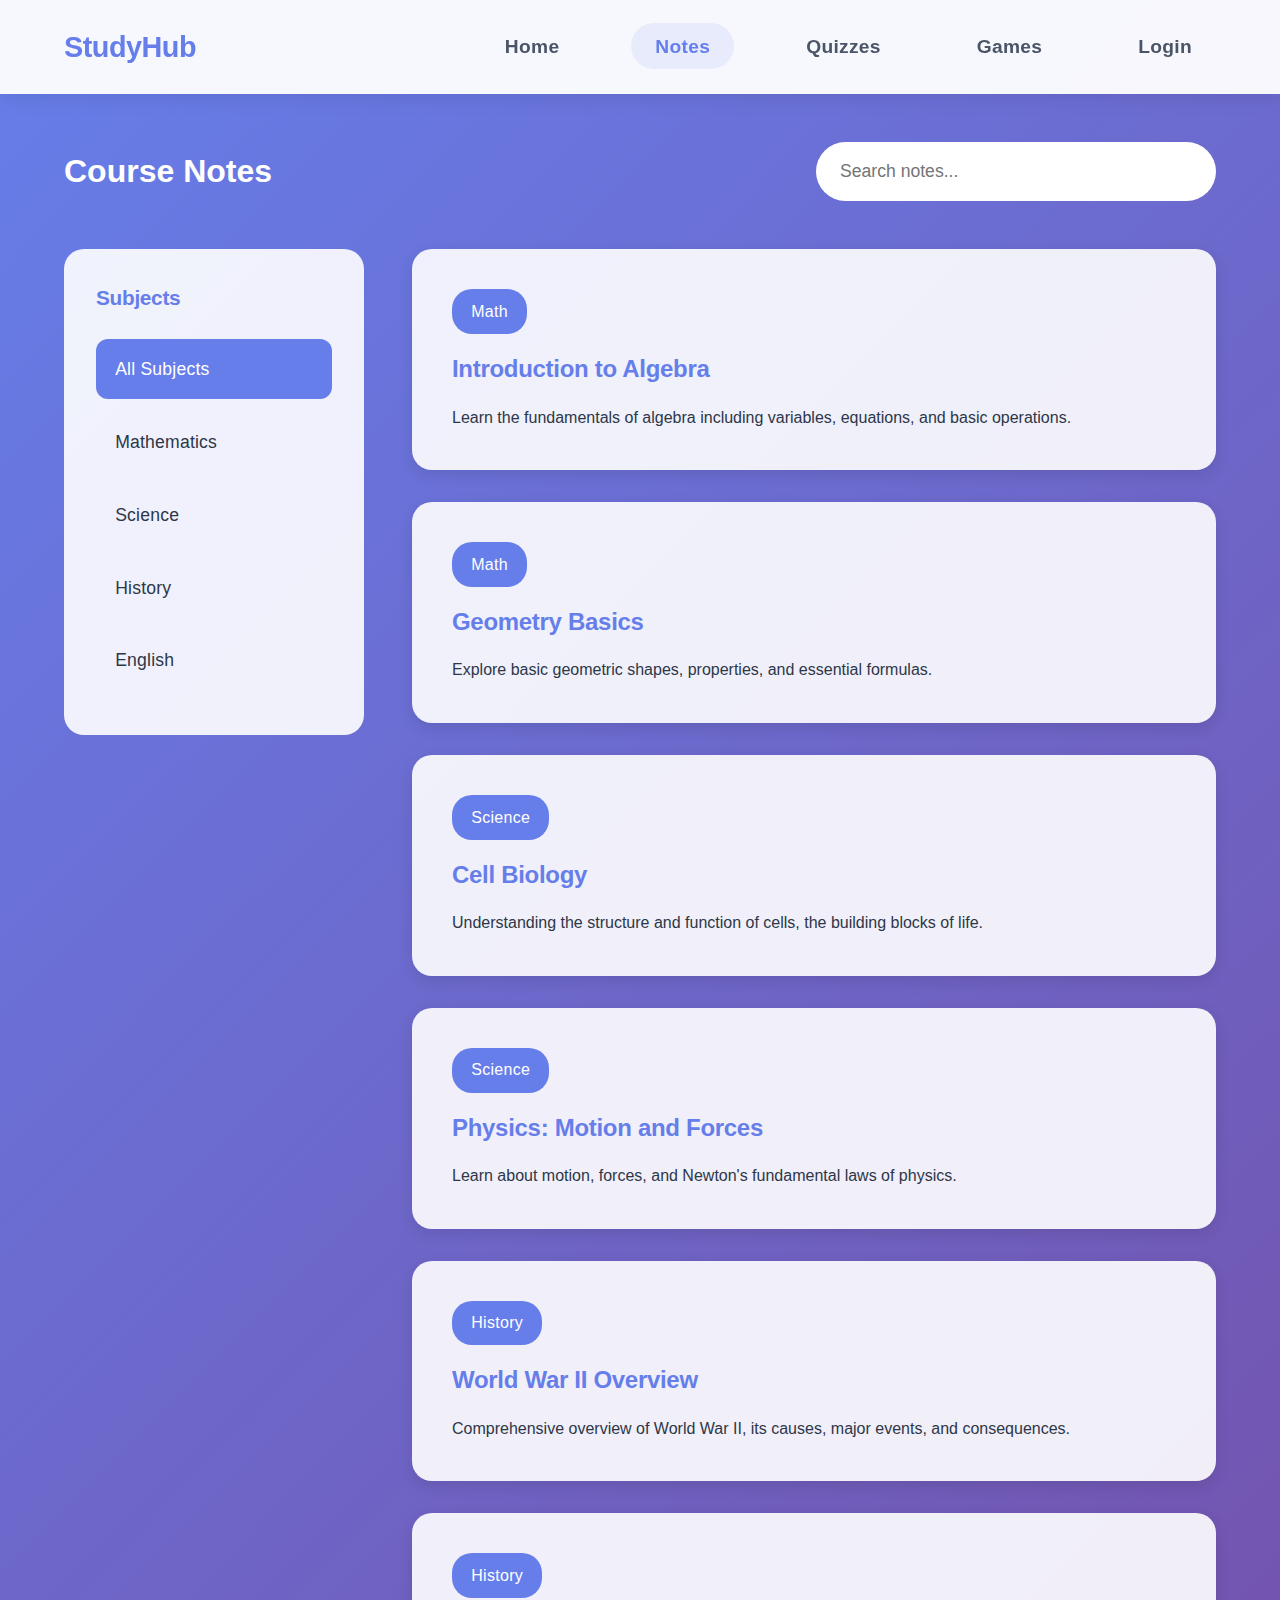
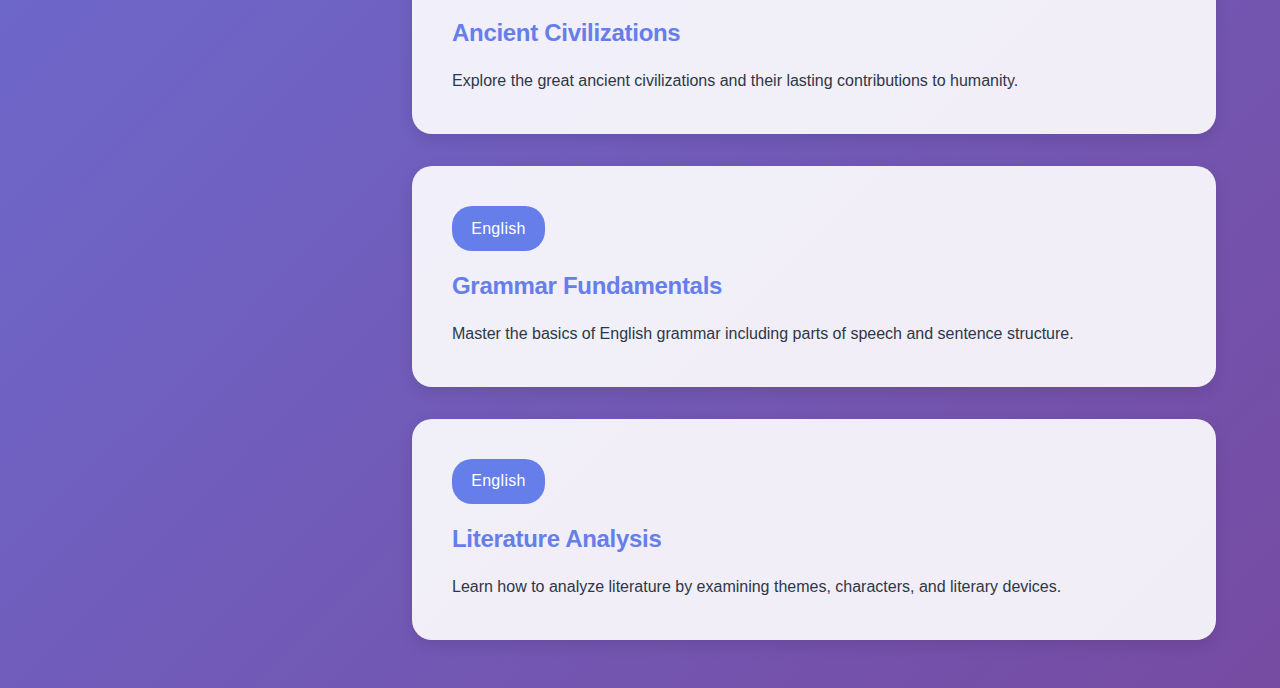
<file: StudyHub/notes.html>
<!DOCTYPE html>
<html lang="en">
<head>
    <meta charset="UTF-8">
    <meta name="viewport" content="width=device-width, initial-scale=1.0">
    <title>Course Notes - StudyHub</title>
    <link rel="stylesheet" href="css/style.css">
</head>
<body>
    <nav class="navbar">
        <div class="nav-container">
            <div class="nav-logo">StudyHub</div>
            <ul class="nav-menu">
                <li><a href="index.html">Home</a></li>
                <li><a href="notes.html" class="active">Notes</a></li>
                <li><a href="quiz.html">Quizzes</a></li>
                <li><a href="games.html">Games</a></li>
                <li><a href="login.html" id="auth-link">Login</a></li>
            </ul>
        </div>
    </nav>

    <main class="main-content">
        <div class="page-header">
            <h1>Course Notes</h1>
            <div class="search-container">
                <input type="text" id="search-notes" placeholder="Search notes..." onkeyup="searchNotes()">
            </div>
        </div>

        <div class="notes-container">
            <div class="subjects-list">
                <h3>Subjects</h3>
                <ul id="subjects">
                    <li onclick="filterNotes('all')" class="active">All Subjects</li>
                    <li onclick="filterNotes('math')">Mathematics</li>
                    <li onclick="filterNotes('science')">Science</li>
                    <li onclick="filterNotes('history')">History</li>
                    <li onclick="filterNotes('english')">English</li>
                </ul>
            </div>

            <div class="notes-grid" id="notes-grid">
                <!-- Notes will be populated by JavaScript -->
            </div>
        </div>

        <div class="modal hidden" id="note-modal">
            <div class="modal-content">
                <span class="close" onclick="closeNoteModal()">&times;</span>
                <div id="note-content"></div>
            </div>
        </div>
    </main>

    <script src="js/auth.js"></script>
    <script src="js/notes.js"></script>
</body>
</html>
</file>
<file: StudyHub/css/style.css>
* {
    margin: 0;
    padding: 0;
    box-sizing: border-box;
}

@import url('https://fonts.googleapis.com/css2?family=Inter:wght@300;400;500;600;700;800&family=Poppins:wght@300;400;500;600;700;800&display=swap');

body {
    font-family: 'Inter', -apple-system, BlinkMacSystemFont, 'Segoe UI', sans-serif;
    line-height: 1.6;
    color: #2d3748;
    background: linear-gradient(135deg, #667eea 0%, #764ba2 100%);
    min-height: 100vh;
    font-weight: 400;
    overflow-x: hidden;
}

/* Navigation */
.navbar {
    background: rgba(255, 255, 255, 0.95);
    backdrop-filter: blur(10px);
    padding: 1.5rem 0;
    position: sticky;
    top: 0;
    z-index: 1000;
    box-shadow: 0 2px 20px rgba(0, 0, 0, 0.1);
}

.nav-container {
    max-width: 1600px;
    margin: 0 auto;
    display: flex;
    justify-content: space-between;
    align-items: center;
    padding: 0 3rem;
}

.nav-logo {
    font-family: 'Poppins', sans-serif;
    font-size: 1.8rem;
    font-weight: 700;
    color: #667eea;
    letter-spacing: -0.5px;
}

.nav-menu {
    display: flex;
    list-style: none;
    gap: 3rem;
}

.nav-menu a {
    text-decoration: none;
    color: #4a5568;
    font-weight: 600;
    font-size: 1.2rem;
    padding: 0.8rem 1.5rem;
    border-radius: 25px;
    transition: all 0.3s;
    letter-spacing: 0.3px;
}

.nav-menu a:hover, .nav-menu a.active {
    color: #667eea;
    background: rgba(102, 126, 234, 0.1);
    transform: translateY(-2px);
}

/* Main Content */
.main-content {
    max-width: 1600px;
    margin: 0 auto;
    padding: 4rem;
}

/* Hero Section */
.hero {
    text-align: center;
    padding: 6rem 0;
    color: white;
}

.hero h1 {
    font-family: 'Poppins', sans-serif;
    font-size: 4rem;
    font-weight: 800;
    margin-bottom: 1.5rem;
    text-shadow: 2px 2px 4px rgba(0, 0, 0, 0.3);
    letter-spacing: -1px;
}

.hero p {
    font-size: 1.5rem;
    font-weight: 300;
    margin-bottom: 3rem;
    opacity: 0.95;
    letter-spacing: 0.5px;
}

.quick-links {
    display: flex;
    gap: 2rem;
    justify-content: center;
    flex-wrap: wrap;
}

/* Buttons */
.btn {
    font-family: 'Poppins', sans-serif;
    padding: 1.2rem 3rem;
    border: none;
    border-radius: 30px;
    text-decoration: none;
    font-weight: 600;
    cursor: pointer;
    transition: all 0.3s;
    display: inline-block;
    font-size: 0.95rem;
    letter-spacing: 0.5px;
    text-transform: uppercase;
}

.btn-primary {
    background: #667eea;
    color: white;
}

.btn-secondary {
    background: #764ba2;
    color: white;
}

.btn-accent {
    background: #f093fb;
    color: white;
}

.btn:hover {
    transform: translateY(-2px);
    box-shadow: 0 5px 15px rgba(0, 0, 0, 0.2);
}

/* Features */
.features {
    display: grid;
    grid-template-columns: repeat(auto-fit, minmax(400px, 1fr));
    gap: 3rem;
    margin-top: 5rem;
}

.feature-card {
    background: rgba(255, 255, 255, 0.9);
    padding: 3rem;
    border-radius: 20px;
    text-align: center;
    box-shadow: 0 10px 30px rgba(0, 0, 0, 0.1);
}

.feature-card h3 {
    font-family: 'Poppins', sans-serif;
    font-size: 2rem;
    font-weight: 600;
    margin-bottom: 1.5rem;
    color: #667eea;
    letter-spacing: -0.5px;
}

/* Authentication */
.auth-page {
    min-height: 100vh;
    display: flex;
    align-items: center;
    justify-content: center;
    padding: 1rem;
    background: linear-gradient(135deg, #667eea 0%, #764ba2 100%);
}

.auth-card {
    background: rgba(255, 255, 255, 0.95);
    backdrop-filter: blur(10px);
    border-radius: 25px;
    padding: 3rem;
    width: 100%;
    max-width: 550px;
    box-shadow: 0 20px 40px rgba(0, 0, 0, 0.1);
    animation: slideUp 0.5s ease;
}

@keyframes slideUp {
    from { opacity: 0; transform: translateY(30px); }
    to { opacity: 1; transform: translateY(0); }
}

.auth-header {
    text-align: center;
    margin-bottom: 2rem;
}

.auth-header h1 {
    font-family: 'Poppins', sans-serif;
    color: #667eea;
    font-size: 3rem;
    font-weight: 700;
    margin-bottom: 1rem;
    letter-spacing: -1px;
}

.auth-header p {
    color: #666;
    font-size: 1rem;
}

.auth-tabs {
    display: flex;
    background: #f8f9fa;
    border-radius: 12px;
    padding: 4px;
    margin-bottom: 2rem;
}

.tab-btn {
    flex: 1;
    padding: 0.8rem;
    border: none;
    background: transparent;
    border-radius: 8px;
    cursor: pointer;
    font-weight: 600;
    transition: all 0.3s;
    color: #666;
}

.tab-btn.active {
    background: #667eea;
    color: white;
    box-shadow: 0 2px 8px rgba(102, 126, 234, 0.3);
}

.tab-content {
    display: none;
}

.tab-content.active {
    display: block;
    animation: fadeIn 0.3s ease;
}

@keyframes fadeIn {
    from { opacity: 0; }
    to { opacity: 1; }
}

.auth-form {
    margin-bottom: 1.5rem;
}

.input-group {
    position: relative;
    margin-bottom: 1.5rem;
}

.input-group input {
    width: 100%;
    padding: 1.3rem 1.3rem 1.3rem 3.5rem;
    border: 2px solid #e9ecef;
    border-radius: 15px;
    font-size: 1.1rem;
    transition: all 0.3s;
    background: #f8f9fa;
}

.input-group input:focus {
    outline: none;
    border-color: #667eea;
    background: white;
    box-shadow: 0 0 0 3px rgba(102, 126, 234, 0.1);
}

.input-icon {
    position: absolute;
    left: 1rem;
    top: 50%;
    transform: translateY(-50%);
    font-size: 1.2rem;
    color: #666;
}

.auth-btn {
    font-family: 'Poppins', sans-serif;
    width: 100%;
    padding: 1.3rem;
    background: linear-gradient(135deg, #667eea, #764ba2);
    color: white;
    border: none;
    border-radius: 15px;
    font-size: 1rem;
    font-weight: 600;
    cursor: pointer;
    transition: all 0.3s;
    margin-bottom: 1rem;
    letter-spacing: 0.5px;
    text-transform: uppercase;
}

.auth-btn:hover {
    transform: translateY(-2px);
    box-shadow: 0 8px 25px rgba(102, 126, 234, 0.3);
}

.auth-links {
    text-align: center;
}

.auth-links a {
    color: #667eea;
    text-decoration: none;
    font-weight: 500;
    transition: color 0.3s;
}

.auth-links a:hover {
    color: #764ba2;
}

.auth-footer {
    text-align: center;
    margin-top: 2rem;
    padding-top: 1.5rem;
    border-top: 1px solid #e9ecef;
}

.back-home {
    color: #666;
    text-decoration: none;
    font-weight: 500;
    transition: color 0.3s;
}

.back-home:hover {
    color: #667eea;
}

/* Notes Page */
.page-header {
    display: flex;
    justify-content: space-between;
    align-items: center;
    margin-bottom: 3rem;
    color: white;
}

.search-container input {
    padding: 1.2rem 1.5rem;
    border: none;
    border-radius: 30px;
    width: 400px;
    font-size: 1.1rem;
    font-weight: 400;
}

.notes-container {
    display: grid;
    grid-template-columns: 300px 1fr;
    gap: 3rem;
}

.subjects-list {
    background: rgba(255, 255, 255, 0.9);
    padding: 2rem;
    border-radius: 20px;
    height: fit-content;
}

.subjects-list h3 {
    font-family: 'Poppins', sans-serif;
    font-size: 1.3rem;
    font-weight: 600;
    margin-bottom: 1.5rem;
    color: #667eea;
    letter-spacing: -0.3px;
}

.subjects-list ul {
    list-style: none;
}

.subjects-list li {
    padding: 1rem 1.2rem;
    cursor: pointer;
    border-radius: 12px;
    margin-bottom: 0.8rem;
    transition: background 0.3s;
    font-size: 1.1rem;
    font-weight: 500;
    letter-spacing: 0.2px;
}

.subjects-list li:hover, .subjects-list li.active {
    background: #667eea;
    color: white;
}

.notes-grid {
    display: grid;
    grid-template-columns: repeat(auto-fill, minmax(400px, 1fr));
    gap: 2rem;
}

.note-card {
    background: rgba(255, 255, 255, 0.9);
    padding: 2.5rem;
    border-radius: 20px;
    cursor: pointer;
    transition: transform 0.3s;
    box-shadow: 0 5px 15px rgba(0, 0, 0, 0.1);
}

.note-card:hover {
    transform: translateY(-5px);
}

.note-card h3 {
    font-family: 'Poppins', sans-serif;
    color: #667eea;
    font-size: 1.5rem;
    font-weight: 600;
    margin-bottom: 1rem;
    letter-spacing: -0.3px;
}

.note-card .subject {
    background: #667eea;
    color: white;
    padding: 0.6rem 1.2rem;
    border-radius: 20px;
    font-size: 1rem;
    font-weight: 500;
    display: inline-block;
    margin-bottom: 1rem;
    letter-spacing: 0.3px;
}

/* Quiz Page */
.quiz-container {
    background: rgba(255, 255, 255, 0.95);
    border-radius: 15px;
    padding: 2rem;
    box-shadow: 0 10px 30px rgba(0, 0, 0, 0.1);
}

.quiz-grid {
    display: grid;
    grid-template-columns: repeat(auto-fit, minmax(250px, 1fr));
    gap: 1.5rem;
    margin-top: 2rem;
}

.quiz-card {
    background: linear-gradient(135deg, #667eea, #764ba2);
    color: white;
    padding: 2rem;
    border-radius: 15px;
    text-align: center;
    cursor: pointer;
    transition: transform 0.3s;
}

.quiz-card:hover {
    transform: translateY(-5px);
}

.quiz-card .difficulty {
    background: rgba(255, 255, 255, 0.2);
    padding: 0.3rem 0.8rem;
    border-radius: 15px;
    font-size: 0.8rem;
    margin-top: 1rem;
    display: inline-block;
}

.quiz-header {
    display: flex;
    justify-content: space-between;
    align-items: center;
    margin-bottom: 2rem;
}

.quiz-progress {
    display: flex;
    align-items: center;
    gap: 1rem;
}

.progress-bar {
    width: 200px;
    height: 8px;
    background: #e1e1e1;
    border-radius: 4px;
    overflow: hidden;
}

.progress-fill {
    height: 100%;
    background: #667eea;
    transition: width 0.3s;
}

.question-container {
    margin-bottom: 2rem;
}

.question-container h3 {
    margin-bottom: 1.5rem;
    font-size: 1.3rem;
}

.answers {
    display: grid;
    gap: 1rem;
}

.answer-option {
    padding: 1rem;
    border: 2px solid #e1e1e1;
    border-radius: 8px;
    cursor: pointer;
    transition: all 0.3s;
}

.answer-option:hover {
    border-color: #667eea;
}

.answer-option.selected {
    background: #667eea;
    color: white;
    border-color: #667eea;
}

.quiz-controls {
    display: flex;
    justify-content: space-between;
}

.quiz-results {
    text-align: center;
}

.score-circle {
    width: 150px;
    height: 150px;
    border-radius: 50%;
    background: linear-gradient(135deg, #667eea, #764ba2);
    display: flex;
    align-items: center;
    justify-content: center;
    margin: 2rem auto;
    color: white;
    font-size: 2rem;
    font-weight: bold;
}

.results-details {
    margin: 2rem 0;
}

.results-actions {
    display: flex;
    gap: 1rem;
    justify-content: center;
}

/* Games Page */
.games-container {
    background: rgba(255, 255, 255, 0.95);
    border-radius: 15px;
    padding: 2rem;
    box-shadow: 0 10px 30px rgba(0, 0, 0, 0.1);
}

.games-grid {
    display: grid;
    grid-template-columns: repeat(auto-fit, minmax(300px, 1fr));
    gap: 2rem;
    margin-top: 2rem;
}

.game-card {
    background: linear-gradient(135deg, #f093fb, #f5576c);
    color: white;
    padding: 2rem;
    border-radius: 15px;
    text-align: center;
    transition: transform 0.3s;
}

.game-card:hover {
    transform: translateY(-5px);
}

.game-area {
    margin-top: 2rem;
}

.game-header {
    display: flex;
    justify-content: space-between;
    align-items: center;
    margin-bottom: 2rem;
}

.game-stats {
    display: flex;
    gap: 2rem;
    align-items: center;
}

/* Memory Game */
.memory-grid {
    display: grid;
    grid-template-columns: repeat(4, 1fr);
    gap: 1rem;
    max-width: 500px;
    margin: 0 auto;
}

.memory-card {
    aspect-ratio: 1;
    background: #667eea;
    border-radius: 8px;
    display: flex;
    align-items: center;
    justify-content: center;
    cursor: pointer;
    font-size: 1.5rem;
    color: white;
    transition: transform 0.3s;
}

.memory-card:hover {
    transform: scale(1.05);
}

.memory-card.flipped {
    background: white;
    color: #333;
    border: 2px solid #667eea;
}

.memory-card.matched {
    background: #4CAF50;
    cursor: default;
}

/* Word Game */
.word-game-content {
    max-width: 600px;
    margin: 0 auto;
    text-align: center;
}

.word-hint {
    background: #f0f0f0;
    padding: 1rem;
    border-radius: 8px;
    margin-bottom: 2rem;
}

.scrambled-word {
    font-size: 2rem;
    font-weight: bold;
    color: #667eea;
    margin-bottom: 2rem;
    letter-spacing: 0.2rem;
}

.word-input {
    display: flex;
    gap: 1rem;
    justify-content: center;
    margin-bottom: 2rem;
}

.word-input input {
    padding: 0.8rem;
    border: 2px solid #e1e1e1;
    border-radius: 8px;
    font-size: 1.2rem;
    width: 300px;
}

.word-feedback {
    font-size: 1.2rem;
    font-weight: bold;
    min-height: 2rem;
}

.word-feedback.correct {
    color: #4CAF50;
}

.word-feedback.incorrect {
    color: #f44336;
}

/* Modal */
.modal {
    position: fixed;
    top: 0;
    left: 0;
    width: 100%;
    height: 100%;
    background: rgba(0, 0, 0, 0.8);
    display: flex;
    align-items: center;
    justify-content: center;
    z-index: 2000;
}

.modal-content {
    background: white;
    padding: 2rem;
    border-radius: 15px;
    max-width: 80%;
    max-height: 80%;
    overflow-y: auto;
    position: relative;
}

.close {
    position: absolute;
    top: 1rem;
    right: 1rem;
    font-size: 2rem;
    cursor: pointer;
    color: #999;
}

.close:hover {
    color: #333;
}

/* Utility Classes */
.hidden {
    display: none !important;
}

/* Responsive Design */
@media (max-width: 1440px) {
    .main-content {
        max-width: 95%;
        padding: 3rem 2rem;
    }
    
    .nav-container {
        max-width: 95%;
        padding: 0 2rem;
    }
}

@media (max-width: 1200px) {
    .main-content {
        padding: 2.5rem 1.5rem;
    }
    
    .hero h1 {
        font-size: 3.5rem;
    }
    
    .features {
        grid-template-columns: repeat(auto-fit, minmax(350px, 1fr));
        gap: 2.5rem;
    }
    
    .notes-container {
        grid-template-columns: 280px 1fr;
        gap: 2.5rem;
    }
    
    .search-container input {
        width: 350px;
    }
}

@media (max-width: 1024px) {
    .main-content {
        padding: 2rem 1.5rem;
    }
    
    .nav-menu {
        gap: 2rem;
    }
    
    .nav-menu a {
        font-size: 1.1rem;
        padding: 0.7rem 1.2rem;
    }
    
    .hero h1 {
        font-size: 3rem;
    }
    
    .hero p {
        font-size: 1.3rem;
    }
    
    .features {
        grid-template-columns: repeat(auto-fit, minmax(320px, 1fr));
        gap: 2rem;
    }
    
    .notes-container {
        grid-template-columns: 250px 1fr;
        gap: 2rem;
    }
    
    .search-container input {
        width: 300px;
    }
}

@media (max-width: 768px) {
    .navbar {
        padding: 1rem 0;
    }
    
    .nav-container {
        padding: 0 1rem;
        flex-wrap: wrap;
        gap: 1rem;
    }
    
    .nav-menu {
        width: 100%;
        justify-content: center;
        gap: 1.5rem;
        flex-wrap: wrap;
    }
    
    .nav-menu a {
        font-size: 1rem;
        padding: 0.6rem 1rem;
    }
    
    .main-content {
        padding: 1.5rem 1rem;
    }

    .hero {
        padding: 4rem 0;
    }

    .hero h1 {
        font-size: 2.5rem;
    }

    .hero p {
        font-size: 1.2rem;
    }

    .quick-links {
        flex-direction: column;
        gap: 1rem;
        align-items: center;
    }
    
    .btn {
        width: 100%;
        max-width: 300px;
    }

    .features {
        grid-template-columns: 1fr;
        gap: 2rem;
    }

    .notes-container {
        grid-template-columns: 1fr;
        gap: 1.5rem;
    }
    
    .subjects-list {
        order: 2;
    }
    
    .notes-grid {
        order: 1;
        grid-template-columns: 1fr;
    }

    .page-header {
        flex-direction: column;
        gap: 1.5rem;
        text-align: center;
    }

    .search-container input {
        width: 100%;
        max-width: 400px;
    }

    .quiz-container, .games-container {
        padding: 1.5rem;
    }

    .quiz-header, .game-header {
        flex-direction: column;
        gap: 1rem;
        text-align: center;
    }
    
    .quiz-progress, .game-stats {
        justify-content: center;
    }
    
    .progress-bar {
        width: 200px;
    }

    .quiz-controls, .results-actions {
        flex-direction: column;
        gap: 1rem;
    }

    .word-input {
        flex-direction: column;
        gap: 1rem;
        align-items: center;
    }

    .word-input input {
        width: 100%;
        max-width: 350px;
    }

    .memory-grid {
        grid-template-columns: repeat(3, 1fr);
        max-width: 350px;
    }

    .auth-card {
        margin: 1rem;
        padding: 2rem;
        max-width: calc(100% - 2rem);
    }

    .auth-header h1 {
        font-size: 2.5rem;
    }

    .input-group input {
        padding: 1.1rem 1.1rem 1.1rem 3rem;
        font-size: 1rem;
    }

    .input-icon {
        left: 1rem;
    }
    
    .modal-content {
        margin: 1rem;
        max-width: calc(100% - 2rem);
        max-height: calc(100% - 2rem);
    }
}

@media (max-width: 480px) {
    .nav-menu {
        gap: 1rem;
    }
    
    .nav-menu a {
        font-size: 0.9rem;
        padding: 0.5rem 0.8rem;
    }
    
    .main-content {
        padding: 1rem 0.5rem;
    }
    
    .hero {
        padding: 3rem 0;
    }
    
    .hero h1 {
        font-size: 2rem;
    }
    
    .hero p {
        font-size: 1rem;
    }
    
    .btn {
        padding: 1rem 2rem;
        font-size: 0.9rem;
        max-width: 280px;
    }
    
    .feature-card {
        padding: 2rem 1.5rem;
    }
    
    .feature-card h3 {
        font-size: 1.5rem;
    }
    
    .notes-grid {
        grid-template-columns: 1fr;
    }
    
    .note-card {
        padding: 2rem 1.5rem;
    }
    
    .quiz-grid, .games-grid {
        grid-template-columns: 1fr;
    }
    
    .auth-card {
        margin: 0.5rem;
        padding: 1.5rem;
    }
    
    .auth-header h1 {
        font-size: 2rem;
    }
    
    .input-group input {
        padding: 1rem 1rem 1rem 2.8rem;
        font-size: 0.95rem;
    }
    
    .auth-btn {
        padding: 1.1rem;
        font-size: 0.95rem;
    }
    
    .memory-grid {
        grid-template-columns: repeat(2, 1fr);
        max-width: 280px;
    }
    
    .search-container input {
        max-width: 100%;
    }
}

@media (max-width: 320px) {
    .nav-logo {
        font-size: 1.5rem;
    }
    
    .nav-menu a {
        font-size: 0.8rem;
        padding: 0.4rem 0.6rem;
    }
    
    .hero h1 {
        font-size: 1.8rem;
    }
    
    .btn {
        padding: 0.9rem 1.5rem;
        font-size: 0.8rem;
    }
    
    .feature-card {
        padding: 1.5rem 1rem;
    }
    
    .auth-card {
        padding: 1rem;
    }
    
    .auth-header h1 {
        font-size: 1.8rem;
    }
    
    .memory-grid {
        max-width: 250px;
    }
}
</file>
